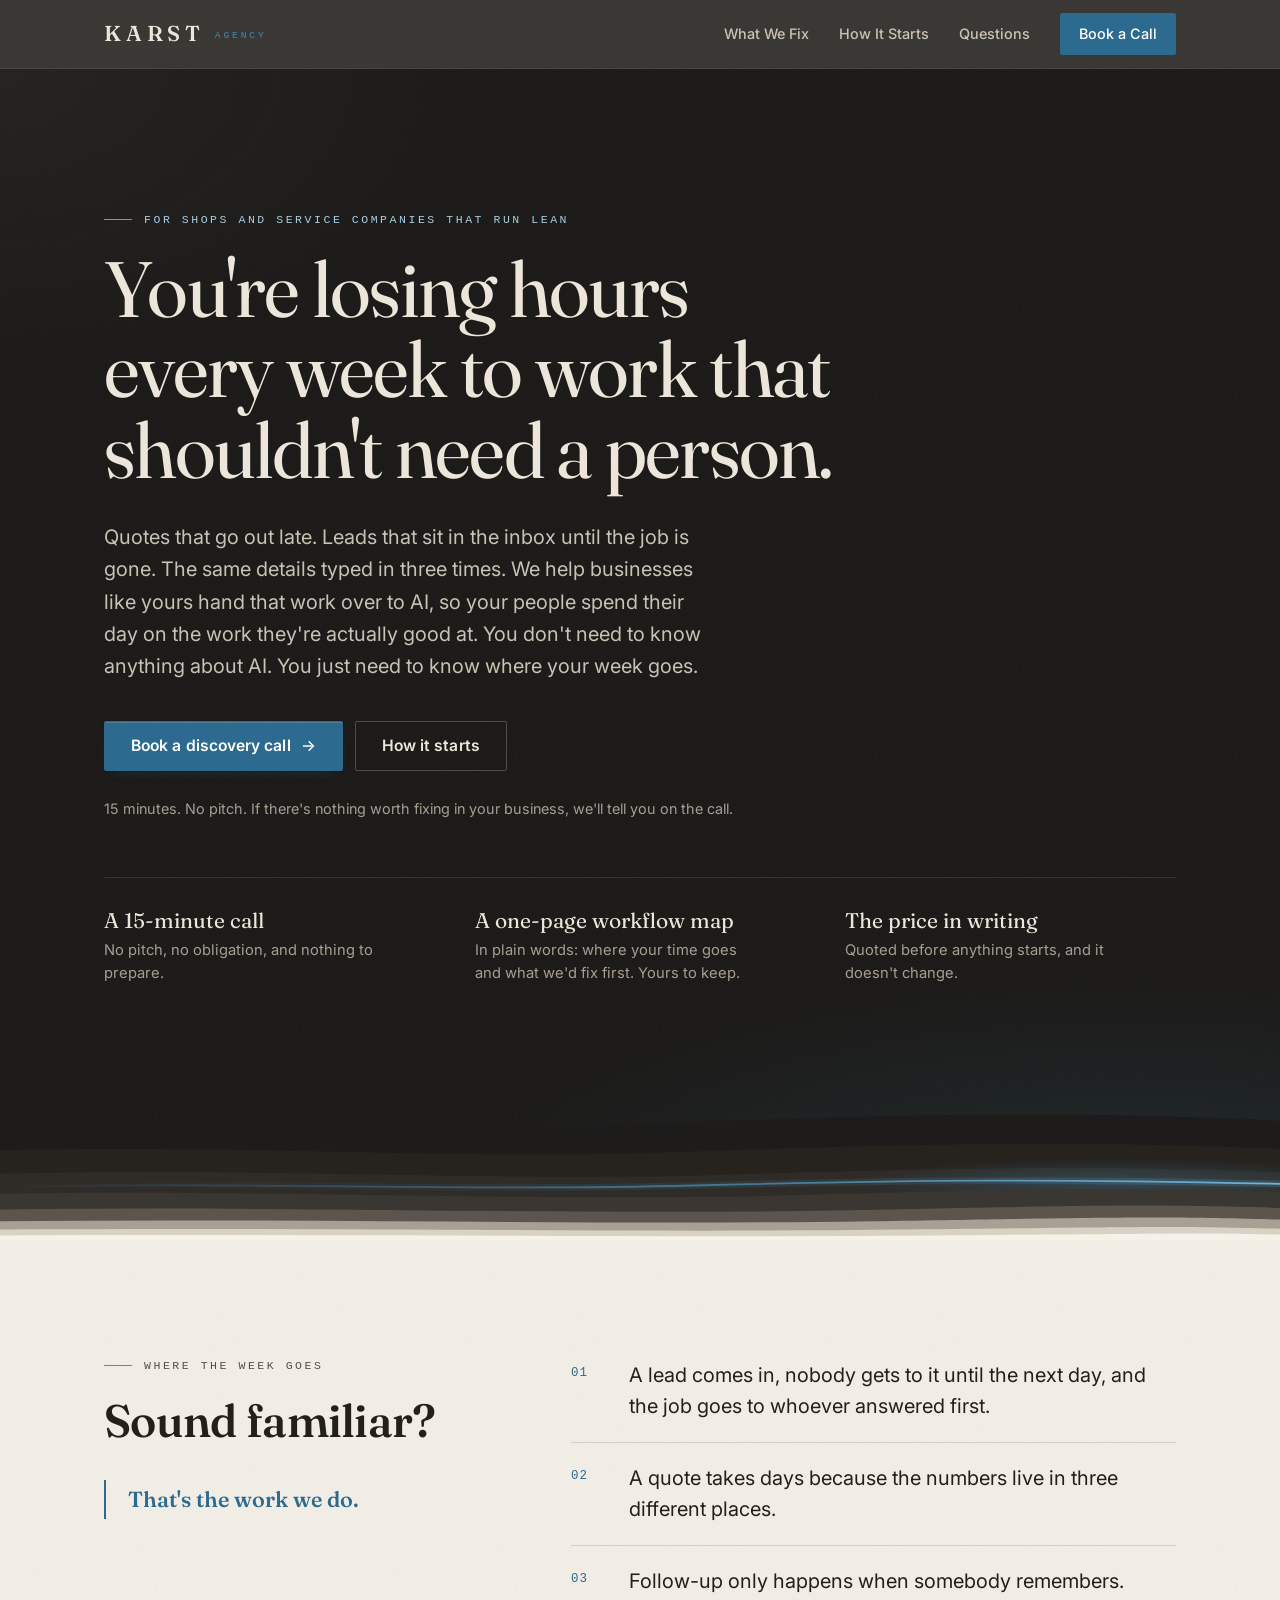
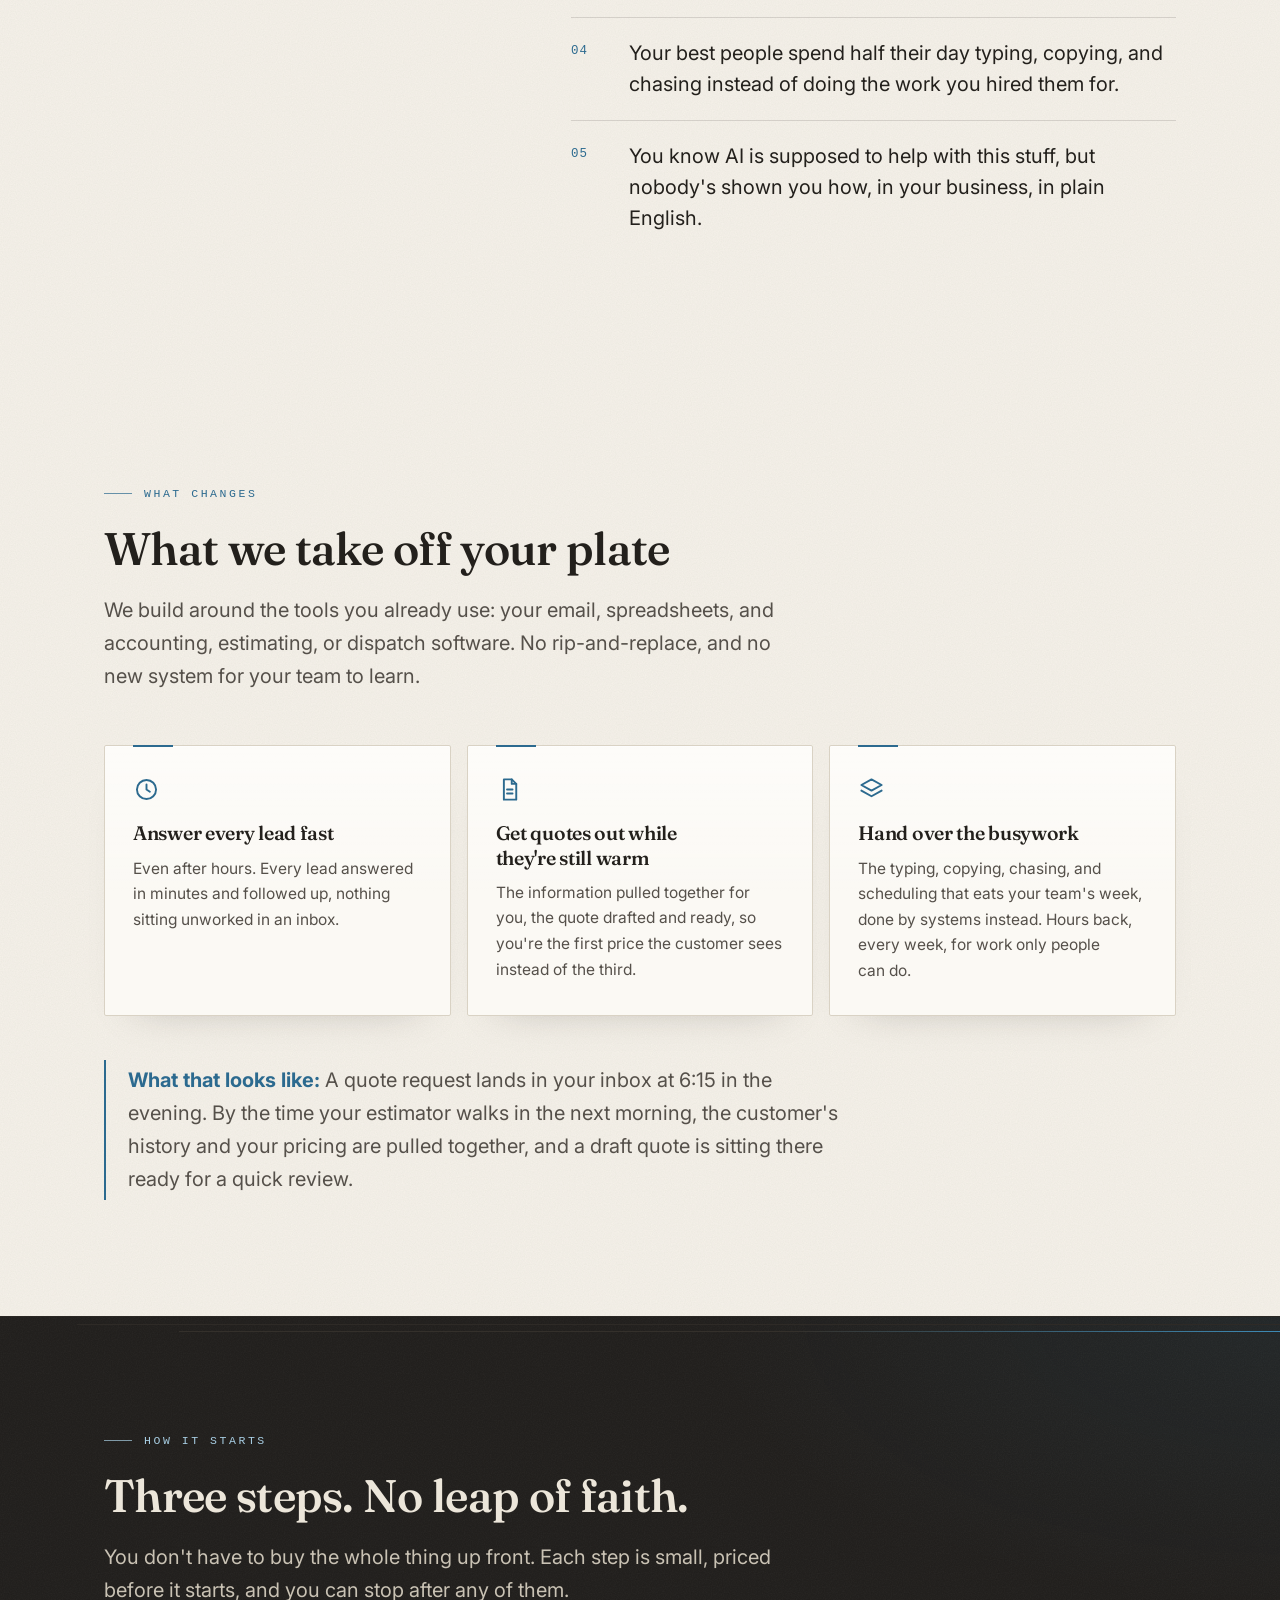
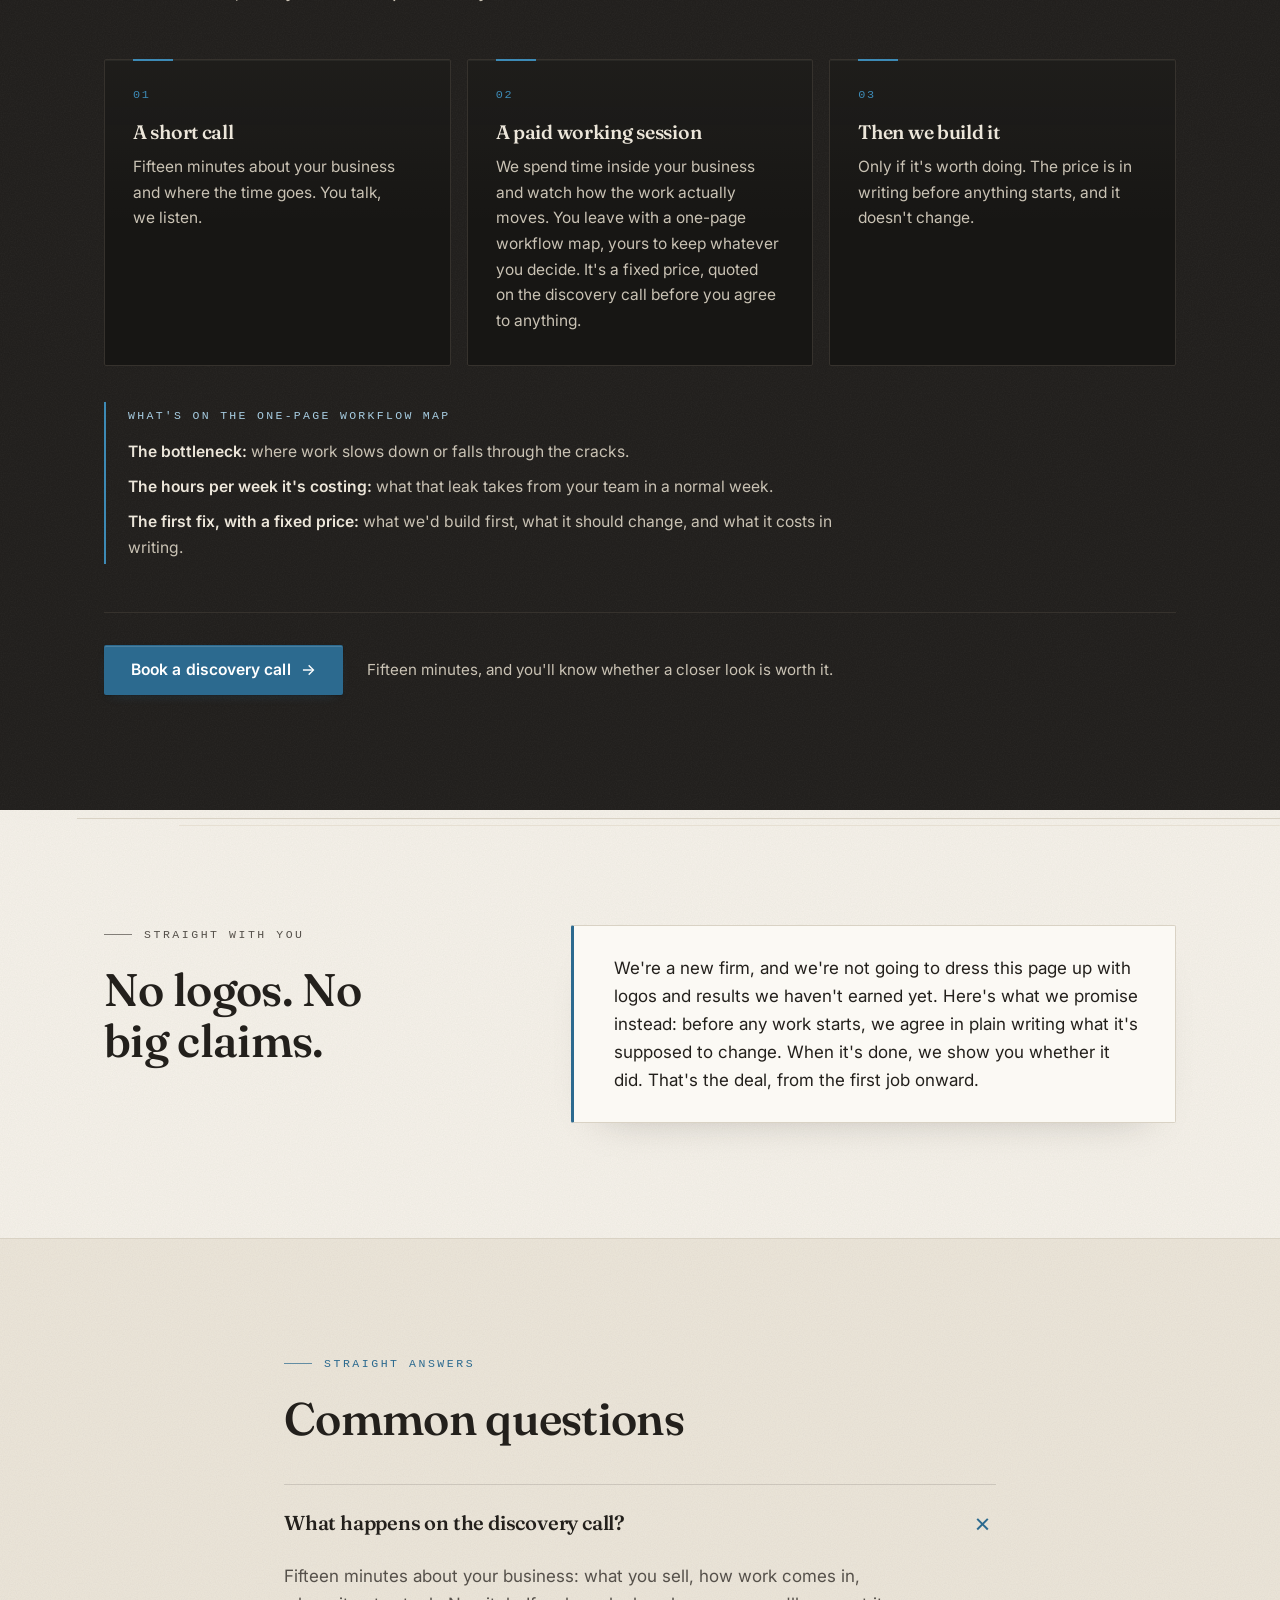
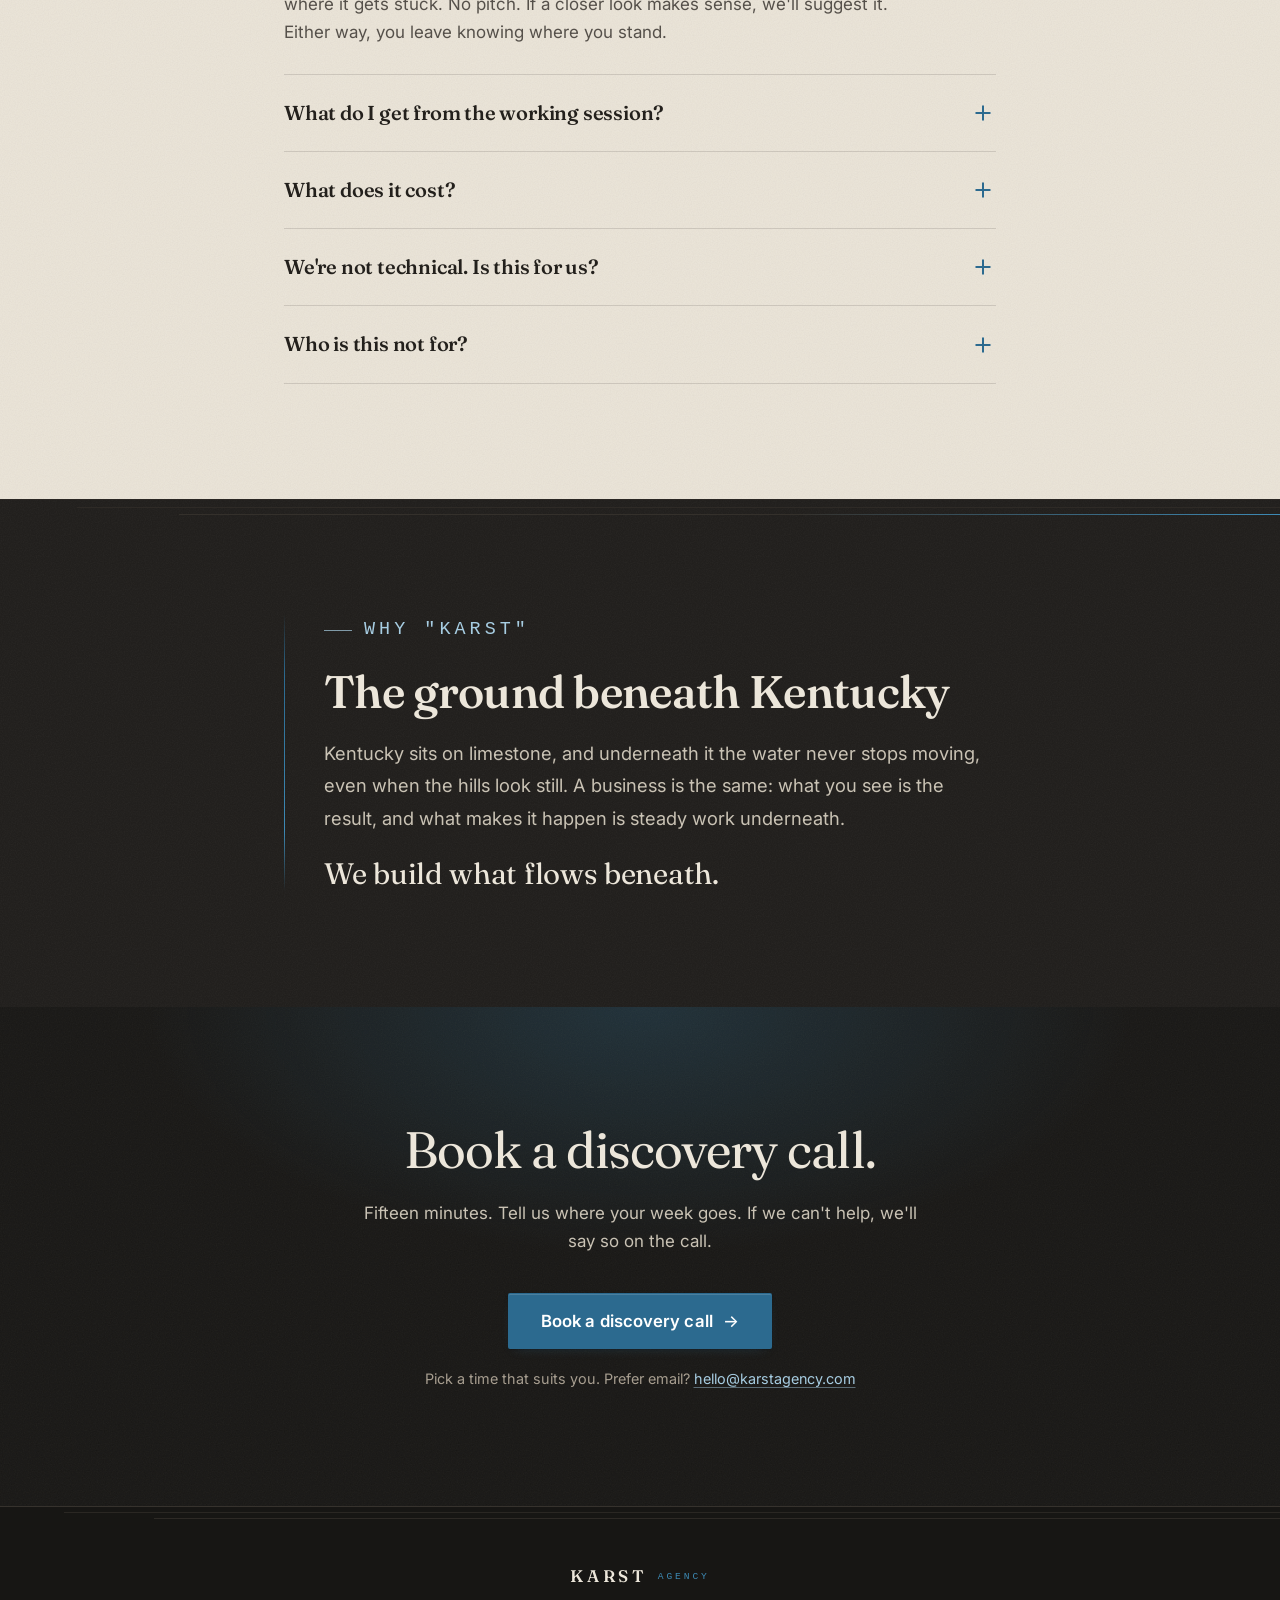
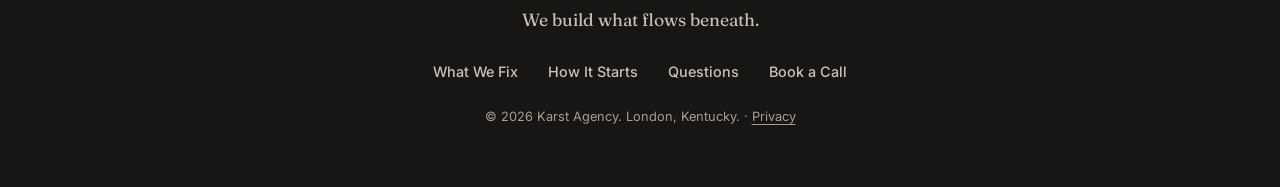
<file: index.html>
<!DOCTYPE html>
<html lang="en">
<head>
<!-- Google tag (gtag.js) -->
<script async src="https://www.googletagmanager.com/gtag/js?id=G-68YP1T98BY"></script>
<script>
  window.dataLayer = window.dataLayer || [];
  function gtag(){dataLayer.push(arguments);}
  gtag('js', new Date());
  gtag('config', 'G-68YP1T98BY');
</script>
<script>document.documentElement.classList.add('js');</script>
<meta charset="UTF-8">
<meta name="viewport" content="width=device-width, initial-scale=1.0">
<title>Karst Agency | AI help for shops and service companies</title>
<meta name="description" content="You're losing hours every week to work that shouldn't need a person. Karst helps shops and service companies hand the typing, chasing, and slow follow-up to AI. Book a 15-minute discovery call.">
<link rel="canonical" href="https://karstagency.com/">
<meta name="theme-color" content="#171614">
<link rel="icon" type="image/svg+xml" href="favicon.svg">
<link rel="apple-touch-icon" href="apple-touch-icon.png">
<meta property="og:type" content="website">
<meta property="og:url" content="https://karstagency.com/">
<meta property="og:site_name" content="Karst Agency">
<meta property="og:title" content="Karst Agency | AI help for shops and service companies">
<meta property="og:description" content="You're losing hours every week to work that shouldn't need a person. Karst helps shops and service companies hand the typing, chasing, and slow follow-up to AI. Book a 15-minute discovery call.">
<meta property="og:image" content="https://karstagency.com/og-image.png">
<meta name="twitter:card" content="summary_large_image">
<meta name="twitter:title" content="Karst Agency | AI help for shops and service companies">
<meta name="twitter:description" content="You're losing hours every week to work that shouldn't need a person. Karst helps shops and service companies hand the typing, chasing, and slow follow-up to AI.">
<meta name="twitter:image" content="https://karstagency.com/og-image.png">
<script type="application/ld+json">
{
  "@context": "https://schema.org",
  "@type": "ProfessionalService",
  "name": "Karst Agency",
  "url": "https://karstagency.com/",
  "description": "Karst helps shops and service companies hand the typing, chasing, and slow follow-up to AI, so their people spend the day on the work they're good at.",
  "slogan": "We build what flows beneath",
  "email": "hello@karstagency.com",
  "address": {
    "@type": "PostalAddress",
    "addressLocality": "London",
    "addressRegion": "KY",
    "addressCountry": "US"
  },
  "areaServed": "United States",
  "knowsAbout": [
    "AI consulting",
    "Workflow audit",
    "AI implementation",
    "Business process automation",
    "Lead response and follow-up"
  ]
}
</script>
<script type="application/ld+json">
{
  "@context": "https://schema.org",
  "@type": "FAQPage",
  "mainEntity": [
    {
      "@type": "Question",
      "name": "What happens on the discovery call?",
      "acceptedAnswer": {
        "@type": "Answer",
        "text": "Fifteen minutes about your business: what you sell, how work comes in, where it gets stuck. No pitch. If a closer look makes sense, we'll suggest it. Either way, you leave knowing where you stand."
      }
    },
    {
      "@type": "Question",
      "name": "What do I get from the working session?",
      "acceptedAnswer": {
        "@type": "Answer",
        "text": "A one-page workflow map, in plain words: the bottleneck, the hours per week it's costing, and the first fix with a fixed price. It's yours to keep whether or not we ever work together. You can take the map and act on it yourself, or hand it to your own team. No hard feelings."
      }
    },
    {
      "@type": "Question",
      "name": "What does it cost?",
      "acceptedAnswer": {
        "@type": "Answer",
        "text": "The working session is paid work, and we tell you the exact price on the discovery call, before you agree to anything. It doesn't change afterward. Anything after that is priced in writing before it starts. No hourly billing, no surprises."
      }
    },
    {
      "@type": "Question",
      "name": "We're not technical. Is this for us?",
      "acceptedAnswer": {
        "@type": "Answer",
        "text": "Yes. Most of the businesses we talk to have no interest in becoming software experts. We handle the technical side. What we need from you is what you already know: where the time goes, where work piles up, and what a good month looks like."
      }
    },
    {
      "@type": "Question",
      "name": "Who is this not for?",
      "acceptedAnswer": {
        "@type": "Answer",
        "text": "Businesses with no customers yet. Anyone who already knows which tool they want to buy. And anyone who needs it fixed this week. This takes a little time to do right."
      }
    }
  ]
}
</script>
<link rel="preconnect" href="https://fonts.googleapis.com">
<link rel="preconnect" href="https://fonts.gstatic.com" crossorigin>
<link href="https://fonts.googleapis.com/css2?family=Fraunces:opsz,wght@9..144,400;9..144,560&family=Inter:wght@400;500;600&display=swap" rel="stylesheet">
<link rel="stylesheet" href="styles.css">
</head>
<body>

<a class="skip-link" href="#top">Skip to content</a>

<header class="site-header" id="site-header">
  <div class="wrap header-inner">
    <a class="wordmark" href="#top">KARST<span class="wordmark-sub">AGENCY</span></a>
    <nav aria-label="Primary">
      <a href="#help">What We Fix</a>
      <a href="#start">How It Starts</a>
      <a href="#faq">Questions</a>
      <a class="nav-cta" href="https://calendly.com/karstagency/discovery-call">Book a Call</a>
    </nav>
  </div>
</header>

<main id="top">

  <section class="hero">
    <div class="wrap">
      <p class="eyebrow">For shops and service companies that run lean</p>
      <h1>You're losing hours every week to work that shouldn't need a person.</h1>
      <p class="hero-sub">Quotes that go out late. Leads that sit in the inbox until the job is gone. The same details typed in three times. We help businesses like yours hand that work over to AI, so your people spend their day on the work they're actually good at. You don't need to know anything about AI. You just need to know where your week goes.</p>
      <div class="hero-ctas">
        <a class="btn btn-primary" href="https://calendly.com/karstagency/discovery-call">Book a discovery call</a>
        <a class="btn btn-ghost" href="#start">How it starts</a>
      </div>
      <p class="hero-note">15 minutes. No pitch. If there's nothing worth fixing in your business, we'll tell you on the call.</p>

      <div class="trust-strip">
        <div class="trust-item" data-reveal>
          <span class="trust-k">A 15-minute call</span>
          <span class="trust-v">No pitch, no obligation, and nothing to prepare.</span>
        </div>
        <div class="trust-item" data-reveal>
          <span class="trust-k">A one-page workflow map</span>
          <span class="trust-v">In plain words: where your time goes and what we'd fix first. Yours to keep.</span>
        </div>
        <div class="trust-item" data-reveal>
          <span class="trust-k">The price in writing</span>
          <span class="trust-v">Quoted before anything starts, and it doesn't change.</span>
        </div>
      </div>
    </div>
    <div class="strata" aria-hidden="true">
      <svg viewBox="0 0 1440 200" preserveAspectRatio="none" focusable="false">
        <defs>
          <linearGradient id="strata-vein" x1="0" y1="0" x2="1" y2="0">
            <stop offset="0" stop-color="#3d8ab5" stop-opacity="0"/>
            <stop offset=".4" stop-color="#3d8ab5" stop-opacity=".55"/>
            <stop offset="1" stop-color="#6fb3d9"/>
          </linearGradient>
          <linearGradient id="strata-flow" x1="0" y1="0" x2="1" y2="0">
            <stop offset=".2" stop-color="#cfe6f3" stop-opacity="0"/>
            <stop offset="1" stop-color="#cfe6f3"/>
          </linearGradient>
          <radialGradient id="strata-pool" cx=".5" cy=".5" r=".5">
            <stop offset="0" stop-color="#3d8ab5" stop-opacity=".28"/>
            <stop offset="1" stop-color="#3d8ab5" stop-opacity="0"/>
          </radialGradient>
        </defs>
        <path fill="#1e1c1a" d="M0,58 C240,46 420,72 720,60 S1200,44 1440,56 V200 H0 Z"/>
        <path fill="#26231f" d="M0,92 C260,84 500,104 760,94 S1220,80 1440,90 V200 H0 Z"/>
        <path fill="#2f2b27" d="M0,120 C300,112 560,130 820,121 S1240,110 1440,118 V200 H0 Z"/>
        <ellipse fill="url(#strata-pool)" cx="1260" cy="131" rx="300" ry="30"/>
        <path fill="#3a3631" d="M0,144 C280,138 600,154 880,146 S1260,136 1440,142 V200 H0 Z"/>
        <path fill="#5b554d" d="M0,163 C320,158 640,170 940,164 S1280,156 1440,161 V200 H0 Z"/>
        <path fill="#a8a094" d="M0,177 C340,173 680,182 980,177 S1300,171 1440,175 V200 H0 Z"/>
        <path fill="#d9d2c4" d="M0,187 C360,184 700,191 1020,187 S1320,183 1440,186 V200 H0 Z"/>
        <path fill="#f6f2ea" d="M0,194 C380,192 720,197 1060,194 S1340,191 1440,193 V200 H0 Z"/>
        <path fill="none" stroke="url(#strata-vein)" stroke-width="8" stroke-opacity=".18" d="M0,136 C260,129 520,141 780,134 S1180,126 1440,132"/>
        <path fill="none" stroke="url(#strata-vein)" stroke-width="2.2" d="M0,136 C260,129 520,141 780,134 S1180,126 1440,132"/>
        <path class="strata-flow" fill="none" stroke="url(#strata-flow)" stroke-width="2.2" stroke-linecap="round" pathLength="100" d="M0,136 C260,129 520,141 780,134 S1180,126 1440,132"/>
      </svg>
    </div>
  </section>

  <section class="section problem" id="familiar">
    <div class="wrap two-col">
      <div data-reveal>
        <p class="eyebrow">Where the week goes</p>
        <h2>Sound familiar?</h2>
        <p class="grading"><strong>That's the work we do.</strong></p>
      </div>
      <div data-reveal>
        <ul class="pain-list">
          <li>A lead comes in, nobody gets to it until the next day, and the job goes to whoever answered first.</li>
          <li>A quote takes days because the numbers live in three different places.</li>
          <li>Follow-up only happens when somebody remembers.</li>
          <li>Your best people spend half their day typing, copying, and chasing instead of doing the work you hired them for.</li>
          <li>You know AI is supposed to help with this stuff, but nobody's shown you how, in your business, in plain English.</li>
        </ul>
      </div>
    </div>
  </section>

  <section class="section" id="help">
    <div class="wrap">
      <div data-reveal>
        <p class="eyebrow">What changes</p>
        <h2>What we take off your plate</h2>
        <p class="section-lede">We build around the tools you already use: your email, spreadsheets, and accounting, estimating, or dispatch software. No rip-and-replace, and no new system for your team to learn.</p>
      </div>

      <div class="systems-grid three">
        <article class="system-card light" data-reveal>
          <div class="card-icon" aria-hidden="true">
            <svg viewBox="0 0 24 24" fill="none" stroke="currentColor" stroke-width="1.7" stroke-linecap="round" stroke-linejoin="round"><circle cx="12" cy="12" r="8.5"/><path d="M12 7.5V12l3 2"/></svg>
          </div>
          <h3>Answer every lead fast</h3>
          <p>Even after hours. Every lead answered in minutes and followed up, nothing sitting unworked in an inbox.</p>
        </article>
        <article class="system-card light" data-reveal>
          <div class="card-icon" aria-hidden="true">
            <svg viewBox="0 0 24 24" fill="none" stroke="currentColor" stroke-width="1.7" stroke-linecap="round" stroke-linejoin="round"><path d="M7 3h7l4 4v14H7z"/><path d="M14 3v4h4"/><path d="M9.8 12h4.9M9.8 15.5h4.9"/></svg>
          </div>
          <h3>Get quotes out while they're still warm</h3>
          <p>The information pulled together for you, the quote drafted and ready, so you're the first price the customer sees instead of the third.</p>
        </article>
        <article class="system-card light" data-reveal>
          <div class="card-icon" aria-hidden="true">
            <svg viewBox="0 0 24 24" fill="none" stroke="currentColor" stroke-width="1.7" stroke-linecap="round" stroke-linejoin="round"><path d="M12 3l9 5-9 5-9-5z"/><path d="M3 13l9 5 9-5"/></svg>
          </div>
          <h3>Hand over the busywork</h3>
          <p>The typing, copying, chasing, and scheduling that eats your team's week, done by systems instead. Hours back, every week, for work only people can do.</p>
        </article>
      </div>

      <p class="example-note" data-reveal><strong>What that looks like:</strong> A quote request lands in your inbox at 6:15 in the evening. By the time your estimator walks in the next morning, the customer's history and your pricing are pulled together, and a draft quote is sitting there ready for a quick review.</p>
    </div>
  </section>

  <section class="section audit" id="start">
    <div class="wrap">
      <div data-reveal>
        <p class="eyebrow">How it starts</p>
        <h2>Three steps. No leap of faith.</h2>
        <p class="section-lede">You don't have to buy the whole thing up front. Each step is small, priced before it starts, and you can stop after any of them.</p>
      </div>

      <div class="systems-grid three">
        <article class="system-card" data-reveal>
          <h3>A short call</h3>
          <p>Fifteen minutes about your business and where the time goes. You talk, we listen.</p>
        </article>
        <article class="system-card" data-reveal>
          <h3>A paid working session</h3>
          <p>We spend time inside your business and watch how the work actually moves. You leave with a one-page workflow map, yours to keep whatever you decide. It's a fixed price, quoted on the discovery call before you agree to anything.</p>
        </article>
        <article class="system-card" data-reveal>
          <h3>Then we build it</h3>
          <p>Only if it's worth doing. The price is in writing before anything starts, and it doesn't change.</p>
        </article>
      </div>

      <div class="map-outline" data-reveal>
        <p class="map-outline-title">What's on the one-page workflow map</p>
        <ul class="map-outline-list">
          <li><strong>The bottleneck:</strong> where work slows down or falls through the cracks.</li>
          <li><strong>The hours per week it's costing:</strong> what that leak takes from your team in a normal week.</li>
          <li><strong>The first fix, with a fixed price:</strong> what we'd build first, what it should change, and what it costs in writing.</li>
        </ul>
      </div>

      <div class="audit-cta" data-reveal>
        <a class="btn btn-primary" href="https://calendly.com/karstagency/discovery-call">Book a discovery call</a>
        <span>Fifteen minutes, and you'll know whether a closer look is worth it.</span>
      </div>
    </div>
  </section>

  <section class="section after" id="proof">
    <div class="wrap two-col">
      <div data-reveal>
        <p class="eyebrow">Straight with you</p>
        <h2>No logos. No big claims.</h2>
      </div>
      <div data-reveal>
        <p>We're a new firm, and we're not going to dress this page up with logos and results we haven't earned yet. Here's what we promise instead: before any work starts, we agree in plain writing what it's supposed to change. When it's done, we show you whether it did. That's the deal, from the first job onward.</p>
      </div>
    </div>
  </section>

  <section class="section faq" id="faq">
    <div class="wrap narrow">
      <div data-reveal>
        <p class="eyebrow">Straight answers</p>
        <h2>Common questions</h2>
      </div>

      <div data-reveal>
        <div class="faq-item">
          <h3>
            <button class="faq-q" id="faq-q1" aria-expanded="true" aria-controls="faq-a1">What happens on the discovery call?<span class="faq-icon" aria-hidden="true"></span></button>
          </h3>
          <div class="faq-a open" id="faq-a1" role="region" aria-labelledby="faq-q1">
            <div class="faq-a-inner">
              <p>Fifteen minutes about your business: what you sell, how work comes in, where it gets stuck. No pitch. If a closer look makes sense, we'll suggest it. Either way, you leave knowing where you stand.</p>
            </div>
          </div>
        </div>
        <div class="faq-item">
          <h3>
            <button class="faq-q" id="faq-q2" aria-expanded="false" aria-controls="faq-a2">What do I get from the working session?<span class="faq-icon" aria-hidden="true"></span></button>
          </h3>
          <div class="faq-a" id="faq-a2" role="region" aria-labelledby="faq-q2">
            <div class="faq-a-inner">
              <p>A one-page workflow map, in plain words: the bottleneck, the hours per week it's costing, and the first fix with a fixed price. It's yours to keep whether or not we ever work together. You can take the map and act on it yourself, or hand it to your own team. No hard feelings.</p>
            </div>
          </div>
        </div>
        <div class="faq-item">
          <h3>
            <button class="faq-q" id="faq-q3" aria-expanded="false" aria-controls="faq-a3">What does it cost?<span class="faq-icon" aria-hidden="true"></span></button>
          </h3>
          <div class="faq-a" id="faq-a3" role="region" aria-labelledby="faq-q3">
            <div class="faq-a-inner">
              <p>The working session is paid work, and we tell you the exact price on the discovery call, before you agree to anything. It doesn't change afterward. Anything after that is priced in writing before it starts. No hourly billing, no surprises.</p>
            </div>
          </div>
        </div>
        <div class="faq-item">
          <h3>
            <button class="faq-q" id="faq-q4" aria-expanded="false" aria-controls="faq-a4">We're not technical. Is this for us?<span class="faq-icon" aria-hidden="true"></span></button>
          </h3>
          <div class="faq-a" id="faq-a4" role="region" aria-labelledby="faq-q4">
            <div class="faq-a-inner">
              <p>Yes. Most of the businesses we talk to have no interest in becoming software experts. We handle the technical side. What we need from you is what you already know: where the time goes, where work piles up, and what a good month looks like.</p>
            </div>
          </div>
        </div>
        <div class="faq-item">
          <h3>
            <button class="faq-q" id="faq-q5" aria-expanded="false" aria-controls="faq-a5">Who is this not for?<span class="faq-icon" aria-hidden="true"></span></button>
          </h3>
          <div class="faq-a" id="faq-a5" role="region" aria-labelledby="faq-q5">
            <div class="faq-a-inner">
              <p>Businesses with no customers yet. Anyone who already knows which tool they want to buy. And anyone who needs it fixed this week. This takes a little time to do right.</p>
            </div>
          </div>
        </div>
      </div>
    </div>
  </section>

  <section class="section story" id="story">
    <div class="wrap narrow" data-reveal>
      <p class="eyebrow">Why "Karst"</p>
      <h2>The ground beneath Kentucky</h2>
      <p>Kentucky sits on limestone, and underneath it the water never stops moving, even when the hills look still. A business is the same: what you see is the result, and what makes it happen is steady work underneath. <span class="story-tagline">We build what flows beneath.</span></p>
    </div>
  </section>

  <section class="section contact" id="contact">
    <div class="wrap narrow center" data-reveal>
      <h2>Book a discovery call.</h2>
      <p>Fifteen minutes. Tell us where your week goes. If we can't help, we'll say so on the call.</p>
      <a class="btn btn-primary" href="https://calendly.com/karstagency/discovery-call">Book a discovery call</a>
      <p class="hero-note">Pick a time that suits you. Prefer email? <a href="mailto:hello@karstagency.com">hello@karstagency.com</a></p>
    </div>
  </section>

</main>

<footer class="site-footer">
  <div class="wrap footer-inner">
    <span class="wordmark small">KARST<span class="wordmark-sub">AGENCY</span></span>
    <p>We build what flows beneath.</p>
    <nav class="footer-nav" aria-label="Footer">
      <a href="#help">What We Fix</a>
      <a href="#start">How It Starts</a>
      <a href="#faq">Questions</a>
      <a href="https://calendly.com/karstagency/discovery-call">Book a Call</a>
    </nav>
    <p class="footer-fine">© 2026 Karst Agency. London, Kentucky. · <a href="privacy.html">Privacy</a></p>
  </div>
</footer>

<script>
(function () {
  var header = document.getElementById('site-header');
  function onScroll() {
    if (window.scrollY > 8) header.classList.add('scrolled');
    else header.classList.remove('scrolled');
  }
  window.addEventListener('scroll', onScroll, { passive: true });
  onScroll();

  var revealEls = document.querySelectorAll('[data-reveal]');
  if ('IntersectionObserver' in window) {
    var io = new IntersectionObserver(function (entries) {
      entries.forEach(function (entry) {
        if (entry.isIntersecting) {
          entry.target.classList.add('in');
          io.unobserve(entry.target);
        }
      });
    }, { threshold: 0.12, rootMargin: '0px 0px 10% 0px' });
    revealEls.forEach(function (el) { io.observe(el); });
  } else {
    revealEls.forEach(function (el) { el.classList.add('in'); });
  }

  document.querySelectorAll('.faq-q').forEach(function (btn) {
    btn.addEventListener('click', function () {
      var panel = document.getElementById(btn.getAttribute('aria-controls'));
      var isOpen = btn.getAttribute('aria-expanded') === 'true';
      document.querySelectorAll('.faq-q[aria-expanded="true"]').forEach(function (other) {
        other.setAttribute('aria-expanded', 'false');
        document.getElementById(other.getAttribute('aria-controls')).classList.remove('open');
      });
      if (!isOpen) {
        btn.setAttribute('aria-expanded', 'true');
        panel.classList.add('open');
      }
    });
  });
})();
</script>

</body>
</html>
</file>
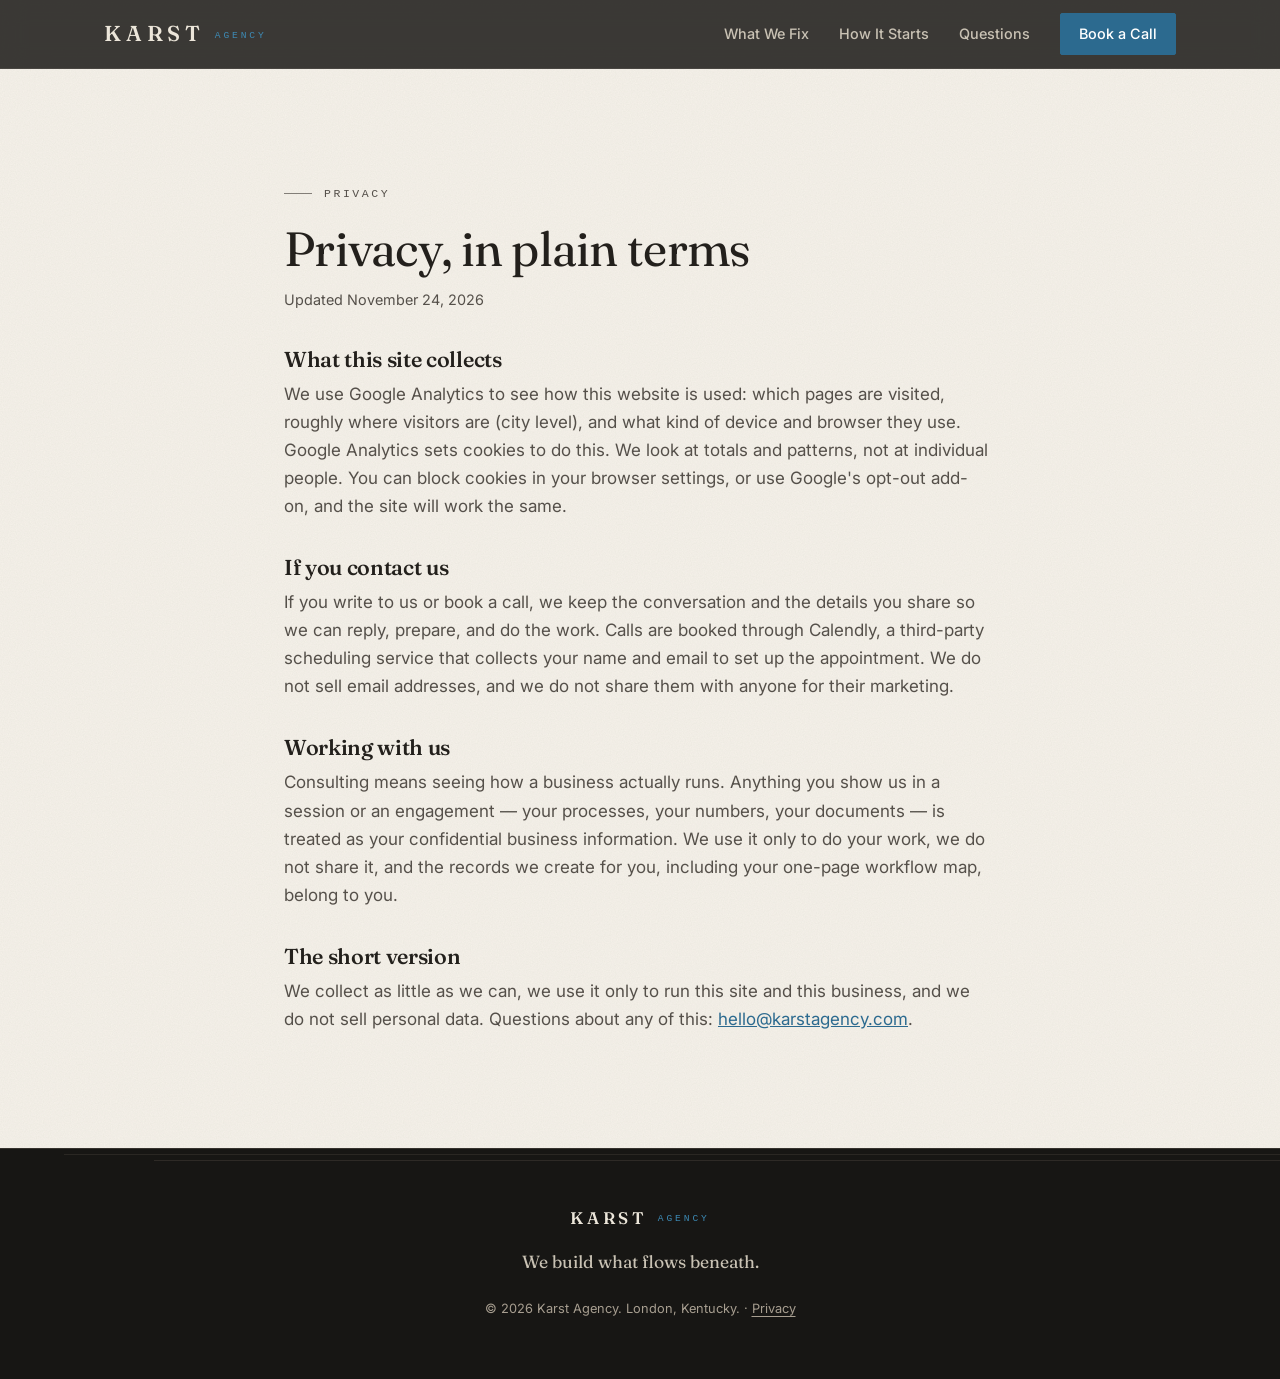
<file: privacy.html>
<!DOCTYPE html>
<html lang="en">
<head>
<meta charset="UTF-8">
<meta name="viewport" content="width=device-width, initial-scale=1.0">
<title>Privacy | Karst Agency</title>
<meta name="description" content="How Karst Agency handles data: what this site collects, and what happens when you contact us or work with us.">
<link rel="icon" type="image/svg+xml" href="favicon.svg">
<link rel="apple-touch-icon" href="apple-touch-icon.png">
<link rel="preconnect" href="https://fonts.googleapis.com">
<link rel="preconnect" href="https://fonts.gstatic.com" crossorigin>
<link href="https://fonts.googleapis.com/css2?family=Fraunces:opsz,wght@9..144,400;9..144,560&family=Inter:wght@400;500;600&display=swap" rel="stylesheet">
<link rel="stylesheet" href="styles.css">
<style>
  .privacy-body h1 { font-family: "Fraunces", serif; font-weight: 400; font-size: clamp(2rem, 5vw, 3rem); line-height: 1.1; margin: 0 0 12px; }
  .privacy-body h2 { font-family: "Fraunces", serif; font-weight: 560; font-size: 1.35rem; margin: 36px 0 8px; }
  .privacy-body p { color: var(--ink-soft); max-width: 44rem; }
  .privacy-body .updated { color: var(--ink-soft); font-size: 0.9rem; }
  .privacy-body a { color: var(--spring-deep); }
</style>
</head>
<body>

<a class="skip-link" href="#top">Skip to content</a>

<header class="site-header">
  <div class="wrap header-inner">
    <a class="wordmark" href="index.html">KARST<span class="wordmark-sub">AGENCY</span></a>
    <nav aria-label="Primary">
      <a href="index.html#help">What We Fix</a>
      <a href="index.html#start">How It Starts</a>
      <a href="index.html#faq">Questions</a>
      <a class="nav-cta" href="https://calendly.com/karstagency/discovery-call">Book a Call</a>
    </nav>
  </div>
</header>

<main id="top">
  <section class="section privacy-body">
    <div class="wrap narrow">
      <p class="eyebrow">Privacy</p>
      <h1>Privacy, in plain terms</h1>
      <p class="updated">Updated November 24, 2026</p>

      <h2>What this site collects</h2>
      <p>We use Google Analytics to see how this website is used: which pages are visited, roughly where visitors are (city level), and what kind of device and browser they use. Google Analytics sets cookies to do this. We look at totals and patterns, not at individual people. You can block cookies in your browser settings, or use Google's opt-out add-on, and the site will work the same.</p>

      <h2>If you contact us</h2>
      <p>If you write to us or book a call, we keep the conversation and the details you share so we can reply, prepare, and do the work. Calls are booked through Calendly, a third-party scheduling service that collects your name and email to set up the appointment. We do not sell email addresses, and we do not share them with anyone for their marketing.</p>

      <h2>Working with us</h2>
      <p>Consulting means seeing how a business actually runs. Anything you show us in a session or an engagement — your processes, your numbers, your documents — is treated as your confidential business information. We use it only to do your work, we do not share it, and the records we create for you, including your one-page workflow map, belong to you.</p>

      <h2>The short version</h2>
      <p>We collect as little as we can, we use it only to run this site and this business, and we do not sell personal data. Questions about any of this: <a href="mailto:hello@karstagency.com">hello@karstagency.com</a>.</p>
    </div>
  </section>
</main>

<footer class="site-footer">
  <div class="wrap footer-inner">
    <span class="wordmark small">KARST<span class="wordmark-sub">AGENCY</span></span>
    <p>We build what flows beneath.</p>
    <p class="footer-fine">© 2026 Karst Agency. London, Kentucky. · <a href="privacy.html">Privacy</a></p>
  </div>
</footer>

</body>
</html>
</file>
<file: styles.css>
/* ==========================================================
   KARST — design system v3 (2026-11-22)
   Limestone & spring water. Fraunces display, Inter text,
   mono for labels and numerals.
   ========================================================== */
:root {
  --stone-950: #171614;
  --stone-900: #1e1c1a;
  --stone-800: #2a2724;
  --stone-700: #3a3631;
  --stone-400: #a79e90;
  --limestone: #ece6da;
  --limestone-dim: #c9c2b4;
  --paper: #f6f2ea;
  --ink: #23201c;
  --ink-soft: #55504a;
  --spring: #3d8ab5;
  --spring-deep: #2c6a8f;
  --spring-ink: #22587a;        /* button hover: white text >= 7:1 */
  --spring-pale: #a7cde2;       /* spring light on dark */
  --line: #d9d2c4;
  --line-dark: #36322d;
  --ledger: #fbf9f4;            /* record panel on paper */
  --hair-light: rgba(236, 230, 218, 0.12);
  --hair-ink: rgba(35, 32, 28, 0.14);

  --mono: ui-monospace, "SF Mono", "Cascadia Mono", Menlo, Consolas, monospace;

  --fs-h1: clamp(2.6rem, 1.4rem + 4.6vw, 4.9rem);
  --fs-h2: clamp(1.9rem, 1.3rem + 2.2vw, 2.85rem);
  --fs-h3: 1.22rem;
  --fs-lead: clamp(1.08rem, 1rem + 0.35vw, 1.25rem);
  --fs-callout: clamp(1.14rem, 1rem + 0.5vw, 1.36rem);

  --space-section: clamp(76px, 9vw, 124px);
  --radius: 2px;
  --ease-out: cubic-bezier(0.22, 0.61, 0.36, 1);

  /* Limestone grain: inline SVG noise, no external asset */
  --grain-paper: url("data:image/svg+xml,%3Csvg xmlns='http://www.w3.org/2000/svg' width='180' height='180'%3E%3Cfilter id='g'%3E%3CfeTurbulence type='fractalNoise' baseFrequency='.85' numOctaves='2' stitchTiles='stitch'/%3E%3CfeColorMatrix values='0 0 0 0 .14 0 0 0 0 .12 0 0 0 0 .1 0 0 0 .07 0'/%3E%3C/filter%3E%3Crect width='100%25' height='100%25' filter='url(%23g)'/%3E%3C/svg%3E");
  --grain-stone: url("data:image/svg+xml,%3Csvg xmlns='http://www.w3.org/2000/svg' width='180' height='180'%3E%3Cfilter id='g'%3E%3CfeTurbulence type='fractalNoise' baseFrequency='.85' numOctaves='2' stitchTiles='stitch'/%3E%3CfeColorMatrix values='0 0 0 0 .93 0 0 0 0 .9 0 0 0 0 .84 0 0 0 .05 0'/%3E%3C/filter%3E%3Crect width='100%25' height='100%25' filter='url(%23g)'/%3E%3C/svg%3E");
}

/* ==========================================================
   Base / typography
   ========================================================== */
* { margin: 0; padding: 0; box-sizing: border-box; }

html {
  scroll-behavior: smooth;
  scroll-padding-top: 84px;          /* anchors land below the sticky header */
  -webkit-text-size-adjust: 100%;
}

body {
  font-family: "Inter", -apple-system, "Segoe UI", Roboto, Helvetica, Arial, sans-serif;
  color: var(--ink);
  background: var(--grain-paper), var(--paper);
  line-height: 1.65;
  font-size: 17px;
  -webkit-font-smoothing: antialiased;
  -moz-osx-font-smoothing: grayscale;
  overflow-x: hidden;
}

::selection { background: rgba(61, 138, 181, 0.32); }

:focus-visible {
  outline: 2px solid var(--spring);
  outline-offset: 3px;
  border-radius: var(--radius);
}

.skip-link {
  position: absolute;
  left: -9999px;
  top: 0;
  z-index: 100;
  padding: 12px 18px;
  background: var(--spring-deep);
  color: #fff;
  font-size: 0.9rem;
  font-weight: 600;
  text-decoration: none;
  border-radius: var(--radius);
}
.skip-link:focus {
  left: 16px;
  top: 12px;
}

.wrap { max-width: 1120px; margin: 0 auto; padding: 0 24px; }
.wrap.narrow { max-width: 760px; }
.center { text-align: center; }

h1, h2, h3 {
  font-family: "Fraunces", Georgia, "Times New Roman", serif;
  font-weight: 560;
  font-optical-sizing: auto;
  line-height: 1.12;
  letter-spacing: -0.015em;
  text-wrap: balance;
}

h2 { font-size: var(--fs-h2); margin-bottom: 20px; }
h3 { font-size: var(--fs-h3); line-height: 1.25; }

p { margin-bottom: 16px; text-wrap: pretty; }
p:last-child { margin-bottom: 0; }

.eyebrow {
  display: flex; align-items: center; gap: 12px;
  font-family: var(--mono);
  font-size: 0.72rem;
  font-weight: 500;
  letter-spacing: 0.22em;
  text-transform: uppercase;
  color: var(--spring-deep);
  margin-bottom: 20px;
}
.eyebrow::before {
  content: "";
  flex: none;
  width: 28px; height: 1px;
  background: currentColor;
  opacity: 0.7;
}

/* Scroll reveal (JS adds .in; no-JS and reduced-motion show all) */
html.js [data-reveal] {
  opacity: 0;
  transform: translateY(16px);
  transition: opacity 0.7s ease, transform 0.7s var(--ease-out);
}
html.js [data-reveal].in { opacity: 1; transform: none; }

/* ==========================================================
   Header
   ========================================================== */
.site-header {
  position: sticky; top: 0; z-index: 20;
  background: rgba(23, 22, 20, 0.97);
  border-bottom: 1px solid rgba(236, 230, 218, 0.08);
  transition: box-shadow 0.3s ease;
}
@supports ((-webkit-backdrop-filter: blur(1px)) or (backdrop-filter: blur(1px))) {
  .site-header {
    background: rgba(23, 22, 20, 0.84);
    -webkit-backdrop-filter: saturate(140%) blur(12px);
    backdrop-filter: saturate(140%) blur(12px);
  }
}
.site-header.scrolled { box-shadow: 0 14px 34px -18px rgba(0, 0, 0, 0.6); }
.header-inner {
  display: flex; align-items: center; justify-content: space-between;
  gap: 16px;
  padding-top: 12px; padding-bottom: 12px;
}
.wordmark {
  font-family: "Fraunces", Georgia, serif;
  font-size: 1.35rem; font-weight: 560; letter-spacing: 0.22em;
  color: var(--limestone); text-decoration: none;
  white-space: nowrap;
}
.wordmark-sub {
  font-family: var(--mono);
  font-size: 0.6rem; font-weight: 500; letter-spacing: 0.3em;
  color: var(--spring); margin-left: 10px; vertical-align: 3px;
}
.wordmark.small { font-size: 1.05rem; }

.site-header nav { display: flex; gap: 30px; align-items: center; }
.site-header nav a {
  color: var(--limestone-dim); text-decoration: none;
  font-size: 0.9rem; font-weight: 500;
  white-space: nowrap;
  padding: 10px 0;
  transition: color 0.2s ease;
}
.site-header nav a:hover { color: var(--limestone); }
.site-header nav a.nav-cta {
  display: inline-flex; align-items: center;
  min-height: 42px;
  padding: 0 18px;
  background: var(--spring-deep);
  border: 1px solid var(--spring-deep);
  border-radius: var(--radius);
  color: #fff;
  transition: background-color 0.2s ease, border-color 0.2s ease;
}
.site-header nav a.nav-cta:hover { background: var(--spring-ink); border-color: var(--spring-ink); }

/* ==========================================================
   Hero
   ========================================================== */
.hero {
  position: relative;
  overflow: hidden;
  color: var(--limestone);
  padding: clamp(76px, 11vw, 148px) 0 0;
  background:
    radial-gradient(70rem 26rem at 88% 100%, rgba(61, 138, 181, 0.16), transparent 62%),
    radial-gradient(48rem 30rem at 0% 0%, rgba(236, 230, 218, 0.045), transparent 60%),
    var(--grain-stone),
    var(--stone-950);
}
.hero .eyebrow { color: var(--spring-pale); }

.hero h1 {
  font-size: var(--fs-h1);
  font-weight: 400;
  line-height: 1.03;
  letter-spacing: -0.022em;
  color: var(--limestone);
  max-width: 15.5ch;
  margin-bottom: 30px;
}

.hero-sub {
  font-size: var(--fs-lead);
  line-height: 1.62;
  color: var(--limestone-dim);
  max-width: 38rem;
  margin-bottom: 38px;
}
.hero-ctas { display: flex; gap: 12px; flex-wrap: wrap; margin-bottom: 0; }
.hero-note { font-size: 0.9rem; color: var(--stone-400); margin-top: 26px; max-width: 40rem; }
.example-note { margin-top: 44px; max-width: 46rem; padding: 4px 0 4px 22px; border-left: 2px solid var(--spring-deep); font-size: var(--fs-lead); color: var(--ink-soft); }
.example-note strong { color: var(--spring-deep); }

/* Trust strip: three plain promises under the hero */
.trust-strip {
  display: grid;
  grid-template-columns: repeat(3, minmax(0, 1fr));
  gap: 20px 40px;
  margin-top: 56px;
  padding-top: 30px;
  border-top: 1px solid var(--hair-light);
}
.trust-item .trust-k {
  display: block;
  font-family: "Fraunces", Georgia, serif;
  font-weight: 400;
  font-size: 1.32rem;
  line-height: 1.2;
  color: var(--limestone);
  margin-bottom: 6px;
}
.trust-item .trust-v {
  display: block;
  font-size: 0.92rem;
  line-height: 1.55;
  color: var(--stone-400);
  max-width: 17rem;
}

/* Strata cross-section (SVG in the HTML) */
.strata {
  position: relative;
  margin-top: clamp(52px, 7vw, 92px);
  line-height: 0;
}
.strata svg {
  display: block;
  width: 100%;
  height: clamp(96px, 13vw, 190px);
}
.strata-flow {
  stroke-dasharray: 7 93;
  animation: strata-flow 11s linear infinite;   /* the page's one ambient motion */
}
@keyframes strata-flow {
  from { stroke-dashoffset: 100; }
  to   { stroke-dashoffset: 0; }
}

/* ==========================================================
   Buttons
   ========================================================== */
.btn {
  display: inline-flex; align-items: center; justify-content: center;
  min-height: 50px;
  padding: 0 26px;
  border: 1px solid transparent;
  border-radius: var(--radius);
  font-weight: 600; font-size: 0.98rem; line-height: 1.25;
  letter-spacing: 0.005em;
  text-align: center;
  text-decoration: none;
  transition: background-color 0.2s ease, border-color 0.2s ease, box-shadow 0.2s ease, transform 0.2s ease;
}
.btn:active { transform: translateY(1px); }
.btn-primary {
  background: var(--spring-deep);
  color: #fff;
  box-shadow:
    inset 0 1px 0 rgba(255, 255, 255, 0.14),
    0 1px 2px rgba(0, 0, 0, 0.25),
    0 4px 14px -8px rgba(61, 138, 181, 0.45);
}
.btn-primary::after {
  content: "\2192";
  margin-left: 10px;
  font-weight: 500;
  transition: transform 0.25s var(--ease-out);
}
.btn-primary:hover {
  background: var(--spring-ink);
  box-shadow:
    inset 0 1px 0 rgba(255, 255, 255, 0.1),
    0 1px 2px rgba(0, 0, 0, 0.3),
    0 6px 18px -8px rgba(61, 138, 181, 0.5);
}
.btn-primary:hover::after { transform: translateX(3px); }
.btn-ghost {
  border-color: rgba(236, 230, 218, 0.24);
  color: var(--limestone);
  background: transparent;
}
.btn-ghost:hover { border-color: var(--spring); background: rgba(61, 138, 181, 0.08); }

/* ==========================================================
   Sections: rhythm + bedding-plane edges
   ========================================================== */
.section { position: relative; padding: var(--space-section) 0; }
.section-lede { font-size: var(--fs-lead); color: var(--ink-soft); max-width: 42rem; }

/* Bedding plane, dark side (paper → underground) */
.audit::before,
.story::before,
.site-footer::before {
  content: "";
  position: absolute; left: 0; right: 0; top: 0;
  height: 20px;
  pointer-events: none;
  background:
    linear-gradient(90deg, rgba(61, 138, 181, 0), var(--spring)) right 0 top 15px / 38% 1px no-repeat,
    linear-gradient(#34302b, #34302b) right 0 top 15px / 86% 1px no-repeat,
    linear-gradient(#2e2a26, #2e2a26) right 0 top 8px / 94% 1px no-repeat,
    linear-gradient(#2a2723, #2a2723) 0 0 / 100% 1px no-repeat;
}
.site-footer::before {           /* footer: same plane, no water */
  background:
    linear-gradient(#2e2a26, #2e2a26) right 0 top 12px / 88% 1px no-repeat,
    linear-gradient(#2a2723, #2a2723) right 0 top 6px / 95% 1px no-repeat,
    linear-gradient(var(--line-dark), var(--line-dark)) 0 0 / 100% 1px no-repeat;
}

/* Bedding plane, light side (underground → paper). Used on .after. */
.after::before {
  content: "";
  position: absolute; left: 0; right: 0; top: 0;
  height: 20px;
  pointer-events: none;
  background:
    linear-gradient(#e6dfd2, #e6dfd2) right 0 top 15px / 86% 1px no-repeat,
    linear-gradient(var(--line), var(--line)) right 0 top 8px / 94% 1px no-repeat;
}

.two-col {
  display: grid;
  grid-template-columns: minmax(0, 1fr) minmax(0, 1.55fr);
  gap: clamp(32px, 6vw, 88px);
  align-items: start;
}
.two-col > div:first-child { position: sticky; top: 112px; }
.two-col h2 { margin-bottom: 0; }
.two-col p { color: var(--ink-soft); max-width: 36em; }

/* Callout: the page's key sentences */
p.grading {
  margin-top: 34px;
  padding: 4px 0 4px 22px;
  border-left: 2px solid var(--spring-deep);
  font-family: "Fraunces", Georgia, serif;
  font-weight: 400;
  font-size: var(--fs-callout);
  line-height: 1.45;
  color: var(--ink);
}
.grading strong { font-weight: 560; color: var(--spring-deep); }

/* ==========================================================
   Pain list: numbered, editorial
   ========================================================== */
.pain-list {
  list-style: none;
  counter-reset: pain;
  margin: 0;
  padding: 0;
}
.pain-list li {
  counter-increment: pain;
  position: relative;
  padding: 20px 0 20px 58px;
  font-size: var(--fs-lead);
  line-height: 1.55;
  color: var(--ink);
  border-bottom: 1px solid var(--hair-ink);
}
.pain-list li:first-child { padding-top: 4px; }
.pain-list li:last-child { border-bottom: 0; }
.pain-list li::before {
  content: counter(pain, decimal-leading-zero);
  position: absolute; left: 0; top: 24px;
  font-family: var(--mono);
  font-size: 0.78rem; font-weight: 500; letter-spacing: 0.08em;
  color: var(--spring-deep);
}
.pain-list li:first-child::before { top: 8px; }

/* ==========================================================
   Cards (light on paper, dark underground)
   ========================================================== */
.systems-grid {
  display: grid;
  grid-template-columns: repeat(2, minmax(0, 1fr));
  gap: 16px;
  margin-top: 52px;
  counter-reset: card;
}
.systems-grid.three { grid-template-columns: repeat(3, minmax(0, 1fr)); }

.system-card {
  position: relative;
  counter-increment: card;
  padding: 30px 28px 32px;
  border: 1px solid var(--line-dark);
  border-radius: var(--radius);
  background:
    linear-gradient(180deg, rgba(236, 230, 218, 0.035), rgba(236, 230, 218, 0) 55%),
    var(--stone-950);
  box-shadow: inset 0 1px 0 rgba(236, 230, 218, 0.05);
  transition: transform 0.35s var(--ease-out), box-shadow 0.35s var(--ease-out), border-color 0.35s ease;
}
.system-card::before {                 /* 01–03 numerals */
  content: counter(card, decimal-leading-zero);
  display: block;
  margin-bottom: 18px;
  font-family: var(--mono);
  font-size: 0.74rem; font-weight: 500; letter-spacing: 0.14em;
  line-height: 1;
  color: var(--spring);
}
.system-card::after {                  /* water-mark on the top edge */
  content: "";
  position: absolute; top: -1px; left: 28px;
  width: 40px; height: 2px;
  background: var(--spring);
}
.system-card h3 { color: var(--limestone); font-size: 1.22rem; margin-bottom: 10px; }
.system-card p { font-size: 0.97rem; line-height: 1.65; color: var(--limestone-dim); margin: 0; }
.system-card:hover {
  transform: translateY(-3px);
  border-color: rgba(61, 138, 181, 0.55);
  box-shadow: inset 0 1px 0 rgba(236, 230, 218, 0.05), 0 24px 44px -30px rgba(0, 0, 0, 0.8);
}

.system-card.light {
  border-color: var(--line);
  background:
    linear-gradient(180deg, rgba(255, 255, 255, 0.5), rgba(255, 255, 255, 0) 55%),
    var(--ledger);
  box-shadow: inset 0 1px 0 rgba(255, 255, 255, 0.6), 0 20px 40px -34px rgba(35, 32, 28, 0.35);
}
.system-card.light::before { display: none; }   /* icons carry these, not numbers */
.system-card.light::after { background: var(--spring-deep); }
.system-card.light h3 { color: var(--ink); }
.system-card.light p { color: var(--ink-soft); }
.system-card.light:hover {
  border-color: rgba(44, 106, 143, 0.5);
  box-shadow: inset 0 1px 0 rgba(255, 255, 255, 0.6), 0 28px 48px -30px rgba(35, 32, 28, 0.45);
}
.card-icon {
  width: 27px; height: 27px;
  color: var(--spring-deep);
  margin-bottom: 18px;
}
.card-icon svg { display: block; width: 100%; height: 100%; }

/* ==========================================================
   Steps (.audit): the dark section
   ========================================================== */
.audit {
  color: var(--limestone);
  background:
    radial-gradient(60rem 30rem at 100% 0%, rgba(61, 138, 181, 0.08), transparent 60%),
    var(--grain-stone),
    var(--stone-900);
}
.audit .eyebrow { color: var(--spring-pale); }
.audit h2 { color: var(--limestone); max-width: 24ch; }
.audit .section-lede { color: var(--limestone-dim); }

.map-outline {
  margin-top: 36px;
  max-width: 46rem;
  padding: 4px 0 4px 22px;
  border-left: 2px solid var(--spring);
}
.map-outline-title {
  font-family: var(--mono);
  font-size: 0.72rem;
  font-weight: 500;
  letter-spacing: 0.2em;
  text-transform: uppercase;
  color: var(--spring-pale);
  margin-bottom: 14px;
}
.map-outline-list {
  list-style: none;
  margin: 0;
  padding: 0;
  display: grid;
  gap: 10px;
}
.map-outline-list li {
  font-size: 0.98rem;
  line-height: 1.6;
  color: var(--limestone-dim);
}
.map-outline-list strong {
  color: var(--limestone);
  font-weight: 600;
}

.audit-cta {
  display: flex; flex-wrap: wrap; align-items: center;
  gap: 16px 24px;
  margin-top: 48px;
  padding-top: 32px;
  border-top: 1px solid var(--line-dark);
}
.audit-cta span { color: var(--limestone-dim); font-size: 0.95rem; max-width: 30rem; }

/* ==========================================================
   Proof (.after): the ledger record
   ========================================================== */
.after { border-bottom: 0; }
.after .two-col > div:last-child p {
  font-size: 1.0625rem;
  line-height: 1.75rem;
  color: var(--ink);
  padding: 28px clamp(20px, 4vw, 36px) 28px clamp(22px, 4vw, 40px);
  border: 1px solid var(--line);
  border-left: 3px solid var(--spring-deep);
  border-radius: var(--radius);
  background: var(--ledger);
  box-shadow: 0 20px 40px -32px rgba(35, 32, 28, 0.35);
}

/* ==========================================================
   FAQ: accordion
   ========================================================== */
.faq {
  border-bottom: 0;
  border-top: 1px solid var(--line);
  background: var(--grain-paper), var(--limestone);
}
.faq h2 { margin-bottom: 40px; }
.faq-item { border-top: 1px solid var(--hair-ink); }
.faq-item:last-child { border-bottom: 1px solid var(--hair-ink); }
.faq-q {
  width: 100%;
  display: flex; align-items: center; justify-content: space-between;
  gap: 24px;
  padding: 25px 6px 25px 0;
  background: none; border: 0;
  font-family: "Fraunces", Georgia, serif;
  font-weight: 560;
  font-size: 1.26rem;
  line-height: 1.3;
  letter-spacing: -0.01em;
  color: var(--ink);
  text-align: left;
  cursor: pointer;
  transition: color 0.2s ease;
}
.faq-q:hover { color: var(--spring-ink); }
.faq-icon {
  position: relative;
  flex: none;
  width: 15px; height: 15px;
  transition: transform 0.35s var(--ease-out);
}
.faq-icon::before,
.faq-icon::after {
  content: "";
  position: absolute;
  background: var(--spring-deep);
  left: 50%; top: 50%;
}
.faq-icon::before { width: 15px; height: 2px; transform: translate(-50%, -50%); }
.faq-icon::after { width: 2px; height: 15px; transform: translate(-50%, -50%); }
.faq-q[aria-expanded="true"] .faq-icon { transform: rotate(45deg); }
html:not(.js) .faq-q { cursor: default; }
html:not(.js) .faq-icon { display: none; }
.faq-a {
  display: grid;
  grid-template-rows: 1fr;
  transition: grid-template-rows 0.45s var(--ease-out);
}
html.js .faq-a { grid-template-rows: 0fr; }
html.js .faq-a.open { grid-template-rows: 1fr; }
.faq-a-inner { overflow: hidden; min-height: 0; }
.faq-a p {
  color: var(--ink-soft);
  max-width: 42rem;
  padding: 0 44px 28px 0;
  margin: 0;
}

/* ==========================================================
   Story: underground, with the water line
   ========================================================== */
.story {
  color: var(--limestone);
  background: var(--grain-stone), var(--stone-900);
}
.story .eyebrow { color: var(--spring-pale); }
.story h2 { color: var(--limestone); }
.story .wrap { position: relative; padding-left: 64px; }
.story .wrap::before {
  content: "";
  position: absolute; left: 24px; top: 0; bottom: 0;
  width: 1px;
  background: linear-gradient(180deg,
    rgba(61, 138, 181, 0) 0%,
    var(--spring-deep) 22%,
    var(--spring) 78%,
    rgba(61, 138, 181, 0) 100%);
}
.story p {
  font-size: clamp(1.05rem, 1rem + 0.25vw, 1.15rem);
  line-height: 1.75;
  color: var(--limestone-dim);
}
.story-tagline {
  display: block;
  margin-top: 22px;
  font-family: "Fraunces", Georgia, serif;
  font-weight: 400;
  font-size: clamp(1.4rem, 1.1rem + 1vw, 1.85rem);
  line-height: 1.2;
  letter-spacing: -0.01em;
  color: var(--limestone);
}

/* ==========================================================
   Contact: where the spring surfaces
   ========================================================== */
.contact {
  overflow: hidden;
  color: var(--limestone);
  background:
    radial-gradient(44rem 22rem at 50% 0%, rgba(61, 138, 181, 0.22), transparent 70%),
    var(--grain-stone),
    var(--stone-950);
}
.contact .wrap { position: relative; z-index: 1; }
.contact h1,
.contact h2 {
  font-size: clamp(2.1rem, 1.3rem + 2.8vw, 3.2rem);
  font-weight: 400;
  line-height: 1.08;
  letter-spacing: -0.02em;
  color: var(--limestone);
  max-width: 20ch;
  margin: 0 auto 22px;
}
.contact p { color: var(--limestone-dim); max-width: 36rem; margin-left: auto; margin-right: auto; }
.contact .btn {
  margin: 22px 0 18px;
  min-height: 56px;
  padding: 0 32px;
  font-size: 1.05rem;
  overflow-wrap: anywhere;
}
.contact .hero-note { padding-bottom: 0; font-size: 0.9rem; color: var(--stone-400); margin-top: 0; }
.contact a:not(.btn) {
  color: var(--spring-pale);
  text-decoration: underline;
  text-underline-offset: 3px;
  text-decoration-color: rgba(167, 205, 226, 0.45);
  transition: text-decoration-color 0.2s ease, color 0.2s ease;
}
.contact a:not(.btn):hover { color: var(--limestone); text-decoration-color: var(--limestone); }

/* ==========================================================
   Footer
   ========================================================== */
.site-footer {
  position: relative;
  background: var(--stone-950);
  padding: 56px 0 60px;
}
.footer-inner { text-align: center; }
.footer-nav {
  display: flex; flex-wrap: wrap; justify-content: center;
  gap: 8px 30px;
  margin-top: 26px;
}
.footer-nav a {
  color: var(--limestone-dim); text-decoration: none;
  font-size: 0.9rem; font-weight: 500;
  transition: color 0.2s ease;
}
.footer-nav a:hover { color: var(--limestone); }
.site-footer p { color: var(--stone-400); font-size: 0.92rem; margin-top: 10px; }
.site-footer p:not(.footer-fine) {
  font-family: "Fraunces", Georgia, serif;
  font-size: 1.1rem;
  color: var(--limestone-dim);
  margin-top: 14px;
}
.site-footer .footer-fine { font-size: 0.8rem; margin-top: 22px; }
.site-footer .footer-fine a { color: var(--stone-400); text-decoration: underline; text-underline-offset: 3px; }

/* ==========================================================
   Responsive
   ========================================================== */
@media (max-width: 860px) {
  .site-header nav { gap: 22px; }
  .two-col { grid-template-columns: 1fr; gap: 28px; }
  .two-col > div:first-child { position: static; }
  .systems-grid.three { grid-template-columns: 1fr; }
  .trust-strip { grid-template-columns: 1fr; gap: 22px; }
}

@media (max-width: 760px) {
  .site-header nav a:not(.nav-cta) { display: none; }
}

@media (max-width: 560px) {
  body { font-size: 16px; }
  .wrap { padding: 0 20px; }

  .wordmark { font-size: 1.2rem; }

  .hero-ctas { flex-direction: column; }
  .hero-ctas .btn { width: 100%; }

  .systems-grid { grid-template-columns: 1fr; margin-top: 40px; }
  .system-card { padding: 24px 22px 26px; }
  .system-card::after { left: 22px; }

  .audit-cta { flex-direction: column; align-items: stretch; }
  .audit-cta .btn { width: 100%; }

  p.grading { padding-left: 18px; }
  .pain-list li { padding-left: 44px; }

  .faq-q { font-size: 1.15rem; padding: 21px 2px 21px 0; }
  .faq-a p { padding-right: 8px; }

  .story .wrap { padding-left: 48px; }
  .story .wrap::before { left: 20px; }

  .contact .btn { width: 100%; padding: 0 16px; font-size: 1rem; }
}

/* ==========================================================
   Reduced motion
   ========================================================== */
@media (prefers-reduced-motion: reduce) {
  html { scroll-behavior: auto; }
  .strata-flow { animation: none; opacity: 0; }
  html.js [data-reveal] { opacity: 1; transform: none; transition: none; }
  .faq-a { transition: none; }
  *, *::before, *::after { transition: none !important; }
}
</file>
